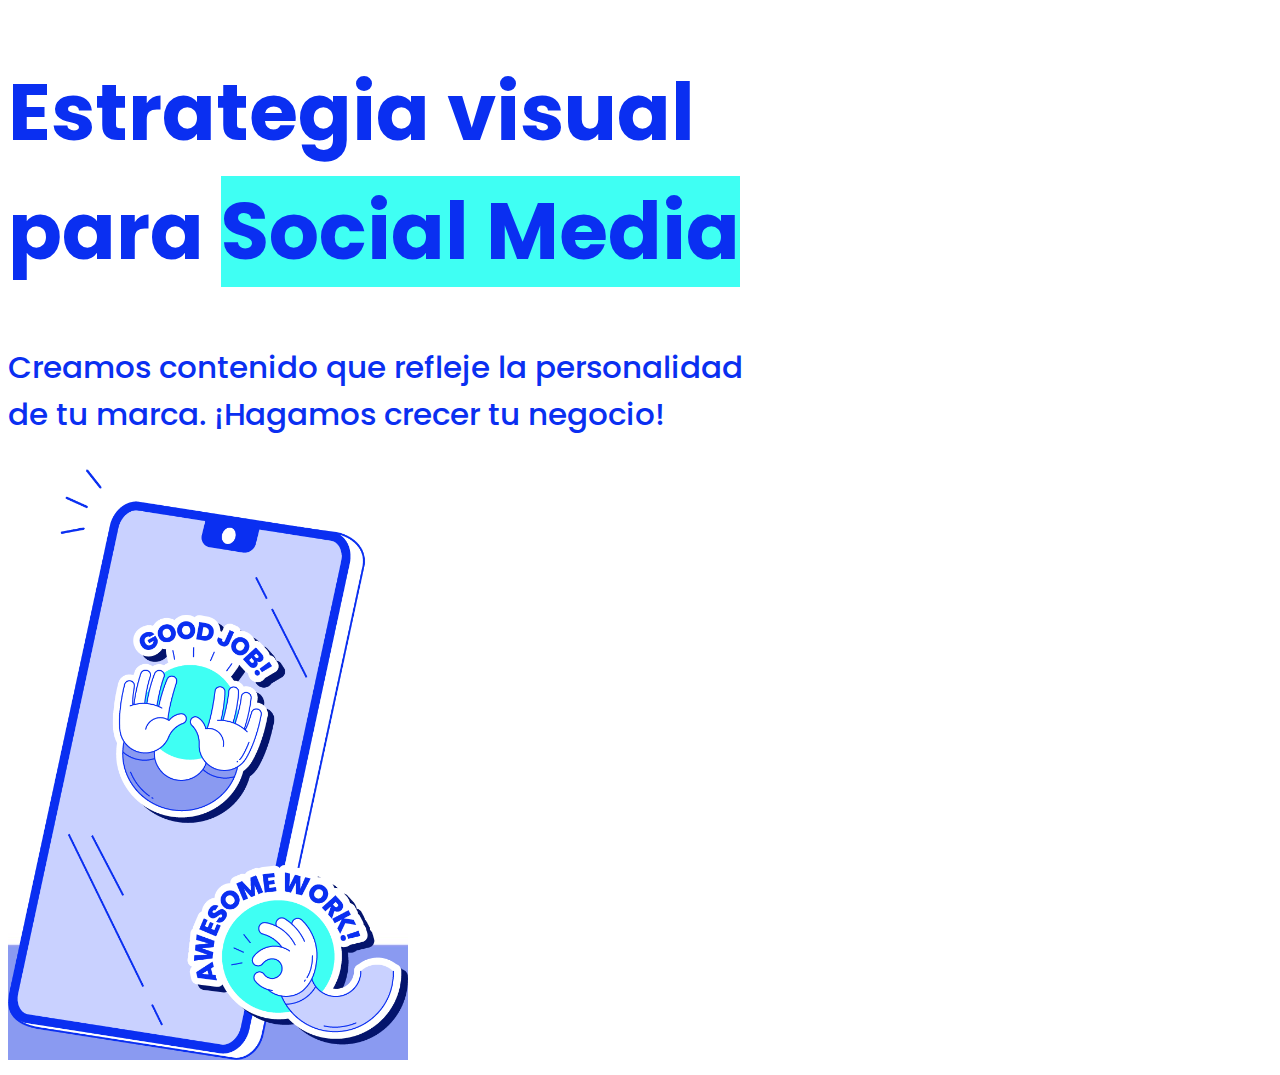
<file: Desafio2/Ejercicio1/index.html>
<!DOCTYPE html>
<html lang="en">
<head>
    <meta charset="UTF-8">
    <meta name="viewport" content="width=device-width, initial-scale=1.0">
    <title>Laboratoio 1</title>
    <link rel="stylesheet" href="./css/estilos.css">
</head>
<body>
    <div>
    <h1>Estrategia visual <br> para <span>Social Media</span></h1>
    <p>Creamos contenido que refleje la personalidad <br>de tu marca. ¡Hagamos crecer tu negocio!</p>
    <img src="./images/celu.png" alt="Celular">
</div>
</body>
</html>
</file>
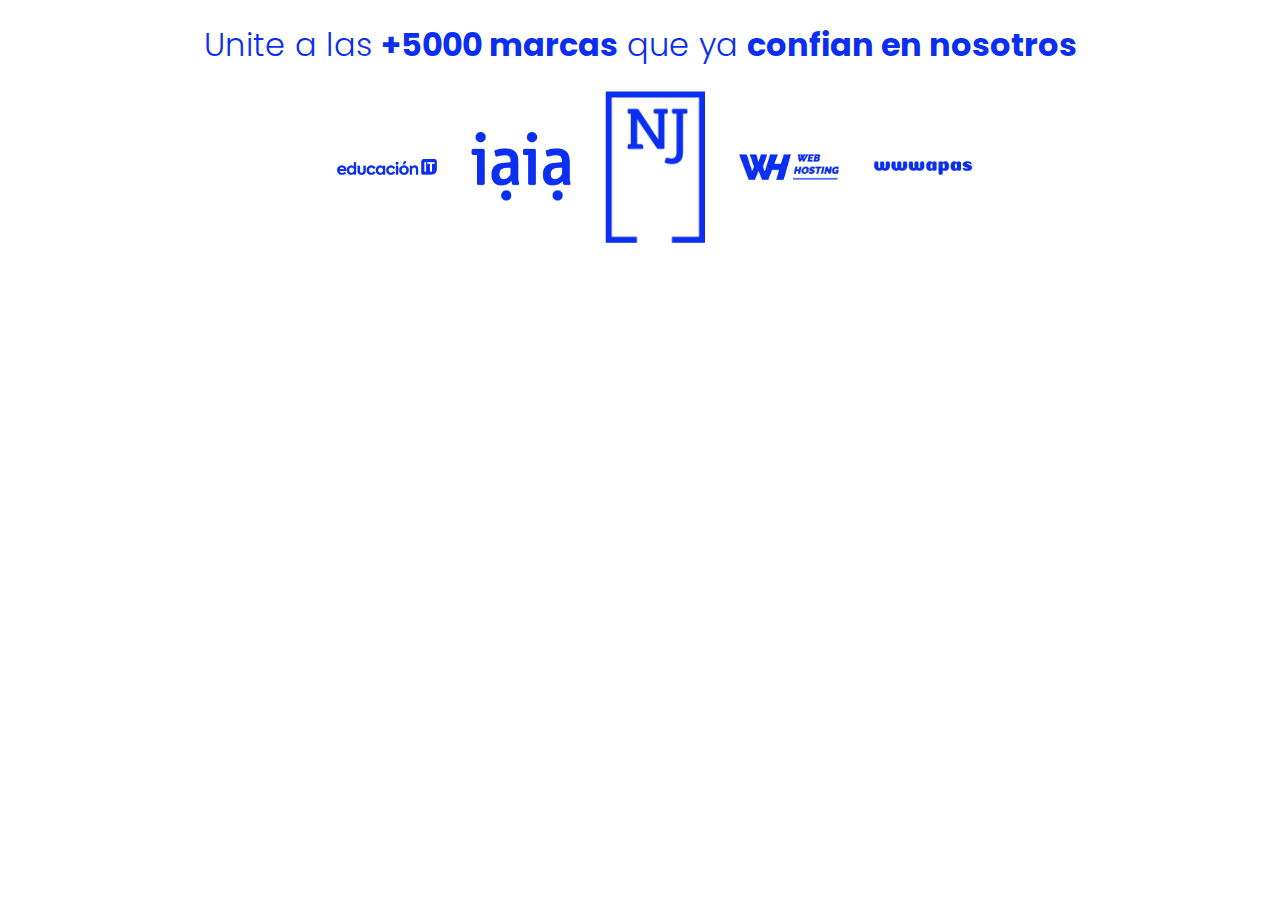
<file: Desafio2/Ejercicio2/index.html>
<!DOCTYPE html>
<html lang="en">
<head>
    <meta charset="UTF-8">
    <meta name="viewport" content="width=device-width, initial-scale=1.0">
    <title>Laboratorio 2</title>
    <link rel="stylesheet" href="./css/estilos.css">
</head>
<body>
    <h1>Unite a las <strong>+5000 marcas</strong> que ya <strong>confian en nosotros</strong></h1>
        <div>
            <img src="./images/logos-EIT.png" alt="logo">
            <img src="./images/logos-iaia.png" alt="logo">
            <img src="./images/logos-NJ.png" alt="logo">
            <img src="./images/logos-WH.png" alt="logo">
            <img src="./images/logos-wwwapas.png" alt="logo">
    
        </div>
</body>
</html>
</file>
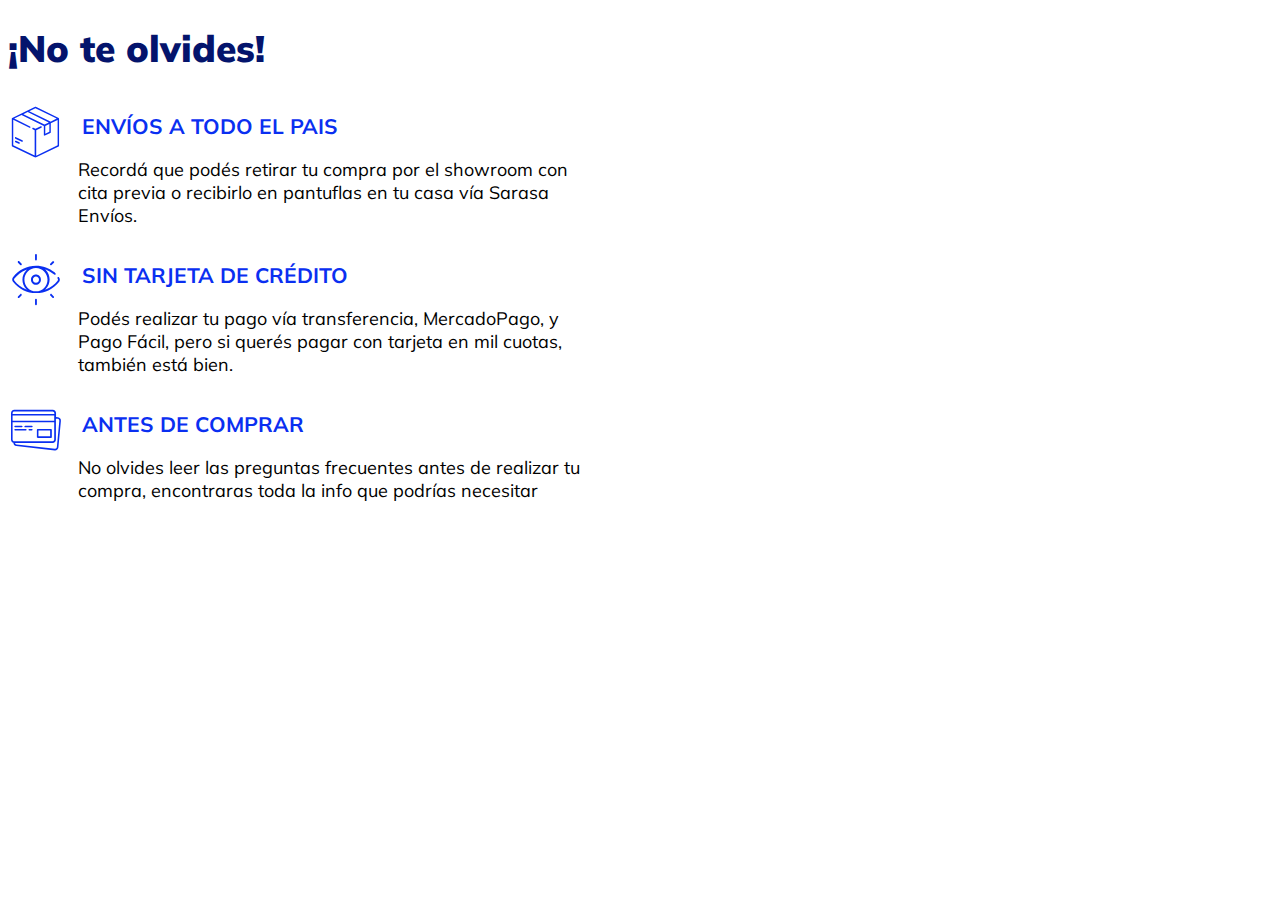
<file: Desafio3/Ejercicio1/index.html>
<!DOCTYPE html>
<html lang="en">
<head>
    <meta charset="UTF-8">
    <meta name="viewport" content="width=device-width, initial-scale=1.0">
    <title>Desafio 1</title>
    <link rel="stylesheet" href="./css/estilos.css">
</head>
<body>
    <main>
    <h1><strong>¡No te olvides!</strong></h1> 

    <article class="item">
    <img src="./images/icono-caja-01.svg" alt="caja">
    <h2> ENVÍOS A TODO EL PAIS</h2>
    </article>
    <P>Recordá que podés retirar tu compra por el showroom con cita previa o recibirlo en pantuflas en tu casa vía Sarasa Envíos.</P>

    <article class="item">
    <img src="./images/icono-ojo-01.svg" alt="ojo">
    <h2>SIN TARJETA DE CRÉDITO</h2>
        </article>
    <p>Podés realizar tu pago vía transferencia, MercadoPago, y Pago Fácil, pero si querés pagar con tarjeta en mil cuotas, también está bien.</p>
    
    <article class="item">
    <img src="./images/icono-tarjeta-01.svg" alt="tarjeta">
    <h2>ANTES DE COMPRAR</h2>
    </article>
    <p>No olvides leer las preguntas frecuentes antes de realizar tu compra, encontraras toda la info que podrías necesitar</p>
    </main>
</body>
</html>
</file>
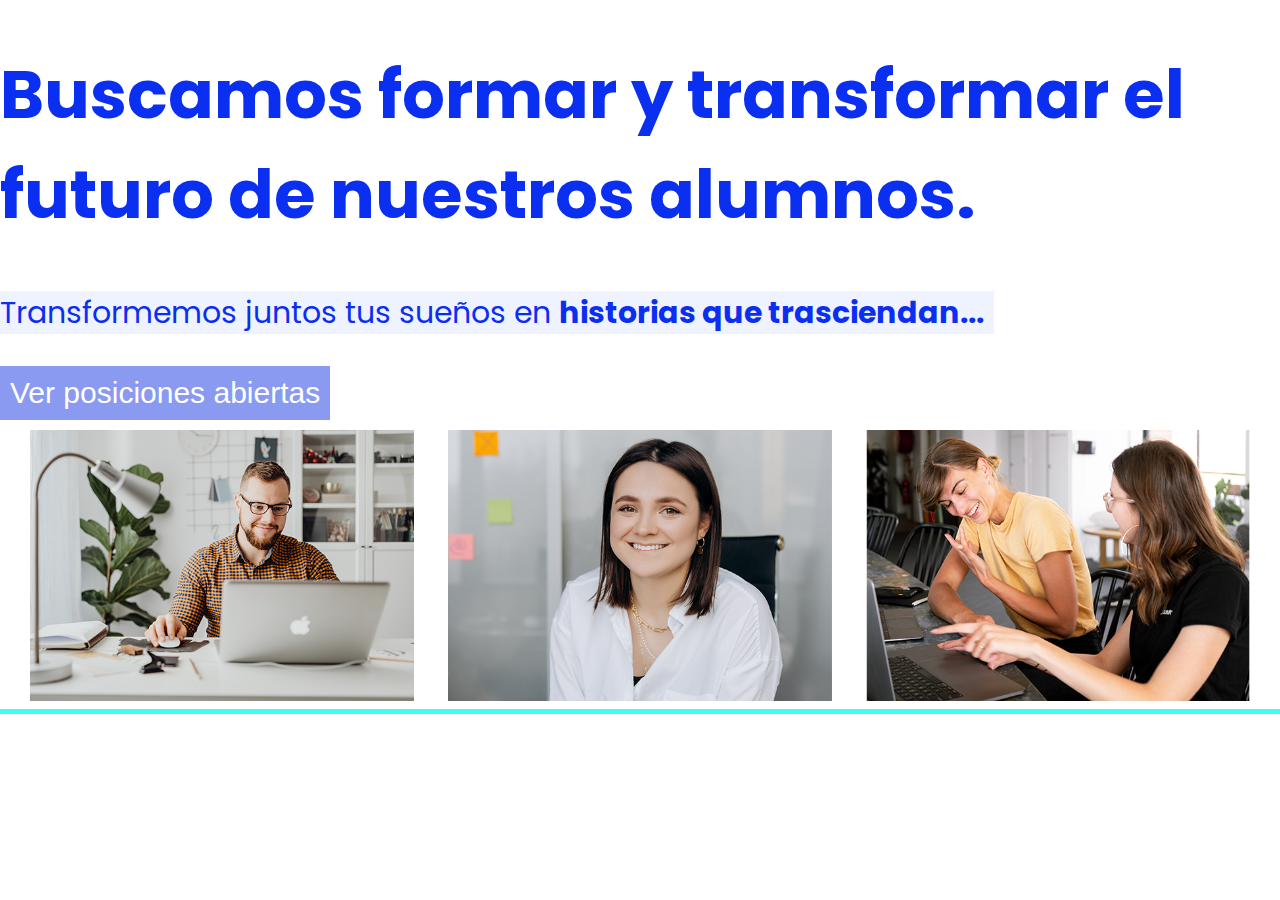
<file: Desafio3/Ejercicio2/index.html>
<!DOCTYPE html>
<html lang="en">
<head>
    <meta charset="UTF-8">
    <meta name="viewport" content="width=device-width, initial-scale=1.0">
    <title>Desafio 2</title>
    <link rel="stylesheet" href="./css/estilos.css">
</head>
<body>
    <h1>Buscamos formar y transformar el futuro de nuestros alumnos.</h1>
    <p>Transformemos juntos tus sueños en <strong>historias que trasciendan...</strong></p>
    <br>
    <button>Ver posiciones abiertas</button>
    <div>
    <img src="./images/M3-2-img1.png" alt="alumno">
    <img src="./images/M3-2-img2.png" alt="alumno">
    <img src="./images/M3-2-img3.png" alt="alumno">
    </div>
    <footer>
        <hr>
    </footer>
</body>
</html>
</file>
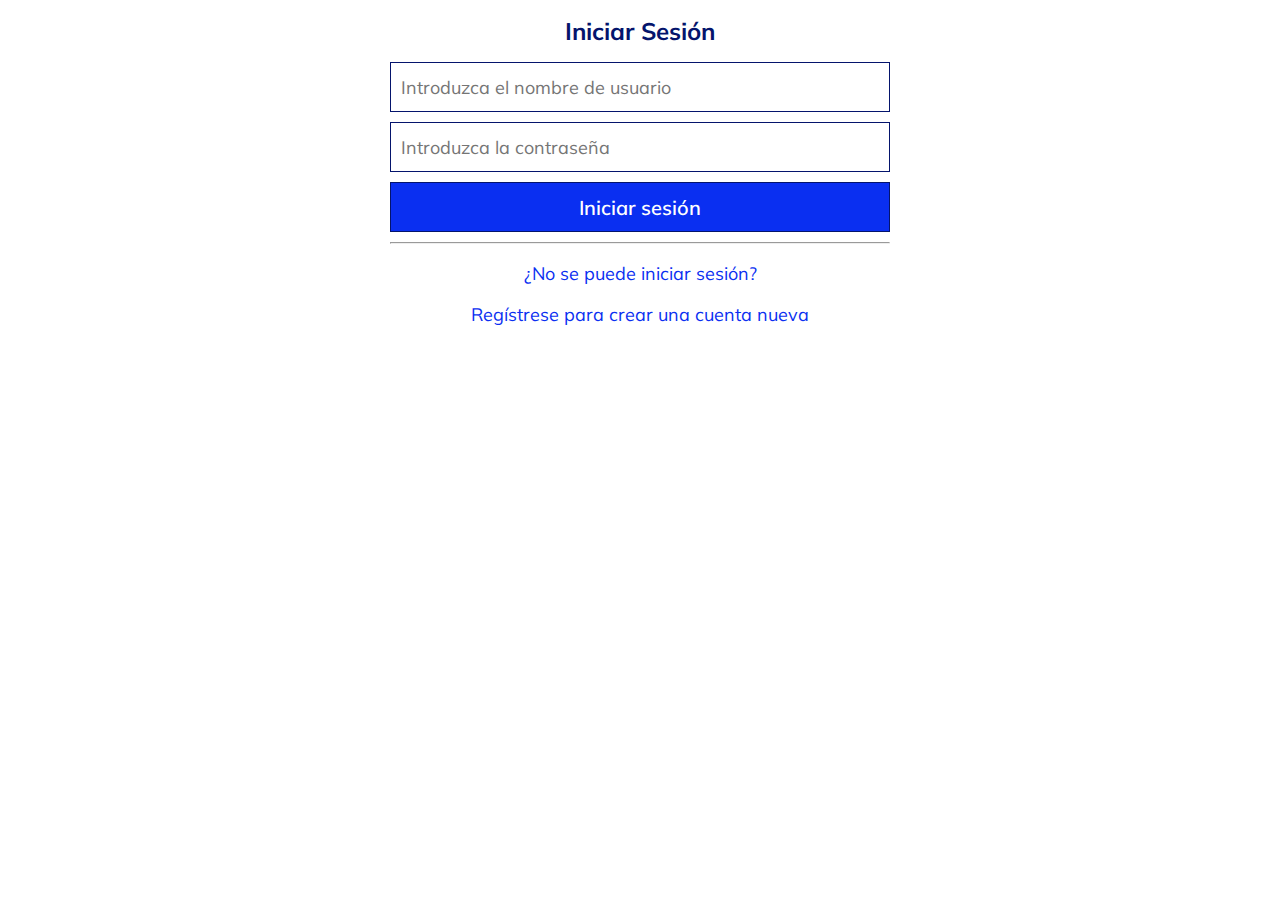
<file: Desafio3/Ejercicio3/index.html>
<!DOCTYPE html>
<html lang="en">
<head>
    <meta charset="UTF-8">
    <meta name="viewport" content="width=device-width, initial-scale=1.0">
    <title>Desafio 3</title>
    <link rel="stylesheet" href="./css/estilos.css">
</head>
<body>
<form>
    <div>
<h1>Iniciar Sesión</h1>
<input class="form_input" type="usuario" name="usuario" placeholder="Introduzca el nombre de usuario">
<input class="form_input" type="contraseña" name="contraseña" placeholder="Introduzca la contraseña">
<input class="form_button" type="submit" value="Iniciar sesión">
<hr>
<p>¿No se puede iniciar sesión?</p>
<p>Regístrese para crear una cuenta nueva</p>
</div>
</form>
</body>
</html>
</file>
<file: Desafio2/Ejercicio1/css/estilos.css>
@import url('https://fonts.googleapis.com/css2?family=Poppins:wght@500&display=swap');

body{
    font-family: "Poppins"; sans-serif;
    color: #0a2ff1;
}
h1{
    font-size: 79px;
    font-weight: 700;
    font-weight: bold;
}
p{
    font-size: 31px;
    font-weight: 500;
}
span{
    background-color:  #3ffff3;
}
div{
    width: 100%;
}
img{
    background-image: url(../images/fondo.JPG);
    width: 400px;
}
</file>
<file: Desafio2/Ejercicio2/css/estilos.css>
@import url('https://fonts.googleapis.com/css2?family=Poppins:wght@400;700&display=swap');


body{
    font-family: "Poppins"; sans-serif;
    color: #0a2ff1;
    text-align: center;
}
h1{
    font-size: 32px;
    width: 700;
    font-weight: 300;
}
img{
    width: 100px;
    vertical-align: middle;
    margin-left: 30px;
}
hr{
    margin: auto;
    width: 90%;
}
strong{
    font-weight: 700;

}
</file>
<file: Desafio3/Ejercicio1/css/estilos.css>
@import url('https://fonts.googleapis.com/css2?family=Mulish&display=swap');

body{
    font-family: "Mulish"; sans-serif;
}
h1{
    font-size: 37px;
    color: #04146c;
    font-weight: 900;
}
h2{
    font-size: 21px;
    color: #0a2ff1;
    font-weight: 700;
    text-transform: uppercase;
    margin-bottom: 2px;
}
p{
    font-size: 18px;
    font-weight: 400;
    margin-left: 70px;
    width: 40%;
    margin-top: 0;
}
img{
    width: 55px;
    vertical-align: middle;
    margin-right: 15px;
}
.item h2{
    display: inline-block;
}
</file>
<file: Desafio3/Ejercicio2/css/estilos.css>
@import url('https://fonts.googleapis.com/css2?family=Poppins:wght@400;700&display=swap');

body{
    font-family: "Poppins"; sans-serif;
    margin: 0;
}

h1{
    font-size: 67px;
    color: #0a2ff1

}

p{
    font-size: 30px;
    color: #0a2ff1;
    background-color: #eff2ff;
    display: inline;
    padding-right: 10px;
}

button{
    font-size: 30px;
    color: white;
    background-color: #8a9af1;
    margin-bottom: 10px;
    margin-top: 30px;
    padding: 10px;
    border: none;
}

img{
    width: 30%;
    vertical-align: middle;
    margin-left: 30px;
}

hr{
    background-color: #3ffff3;
    height: 5px;
    border: none;
}

strong{
    font-weight: 700;
}
</file>
<file: Desafio3/Ejercicio3/css/estilos.css>
@import url('https://fonts.googleapis.com/css2?family=Mulish&family=Poppins:wght@400;600;700&display=swap');

*{
    box-sizing: border-box;
}
body{
    font-family: "Mulish"; sans-serif;
    text-align: center;
    box-sizing: border-box;
    {
        box-sizing: border-box;
    }
}
h1{
    font-size: 24px;
    font-weight: 700;
    color: #04146c;
}
.form_input{
    font-family: inherit;
    font-size: 18px;
    font-weight: 400;
    color: #414166;
    width: 500px;
    height: 50px;
    margin-bottom: 10px;
    padding: 10px;
    border: 1px solid #04146c;
    display: block;
}
.form_button{
    font-family: inherit;
    color: white;
    background-color:  #0a2ff1;
    font-size: 20px;
    font-weight: 600;
    width: 500px;
    height: 50px;
    margin-bottom: 10px;
    padding: 10px;
    border: 1px solid #04146c;
    display: block;
}
p{
    font-size: 18px;
    font-weight: 400;
    color: #0a2ff1
}

form{
    border-bottom: 1px #04146c;
    padding-bottom: 10px;
    width: 500px;
    margin: auto;
    box-sizing: border-box;
  }
</file>
